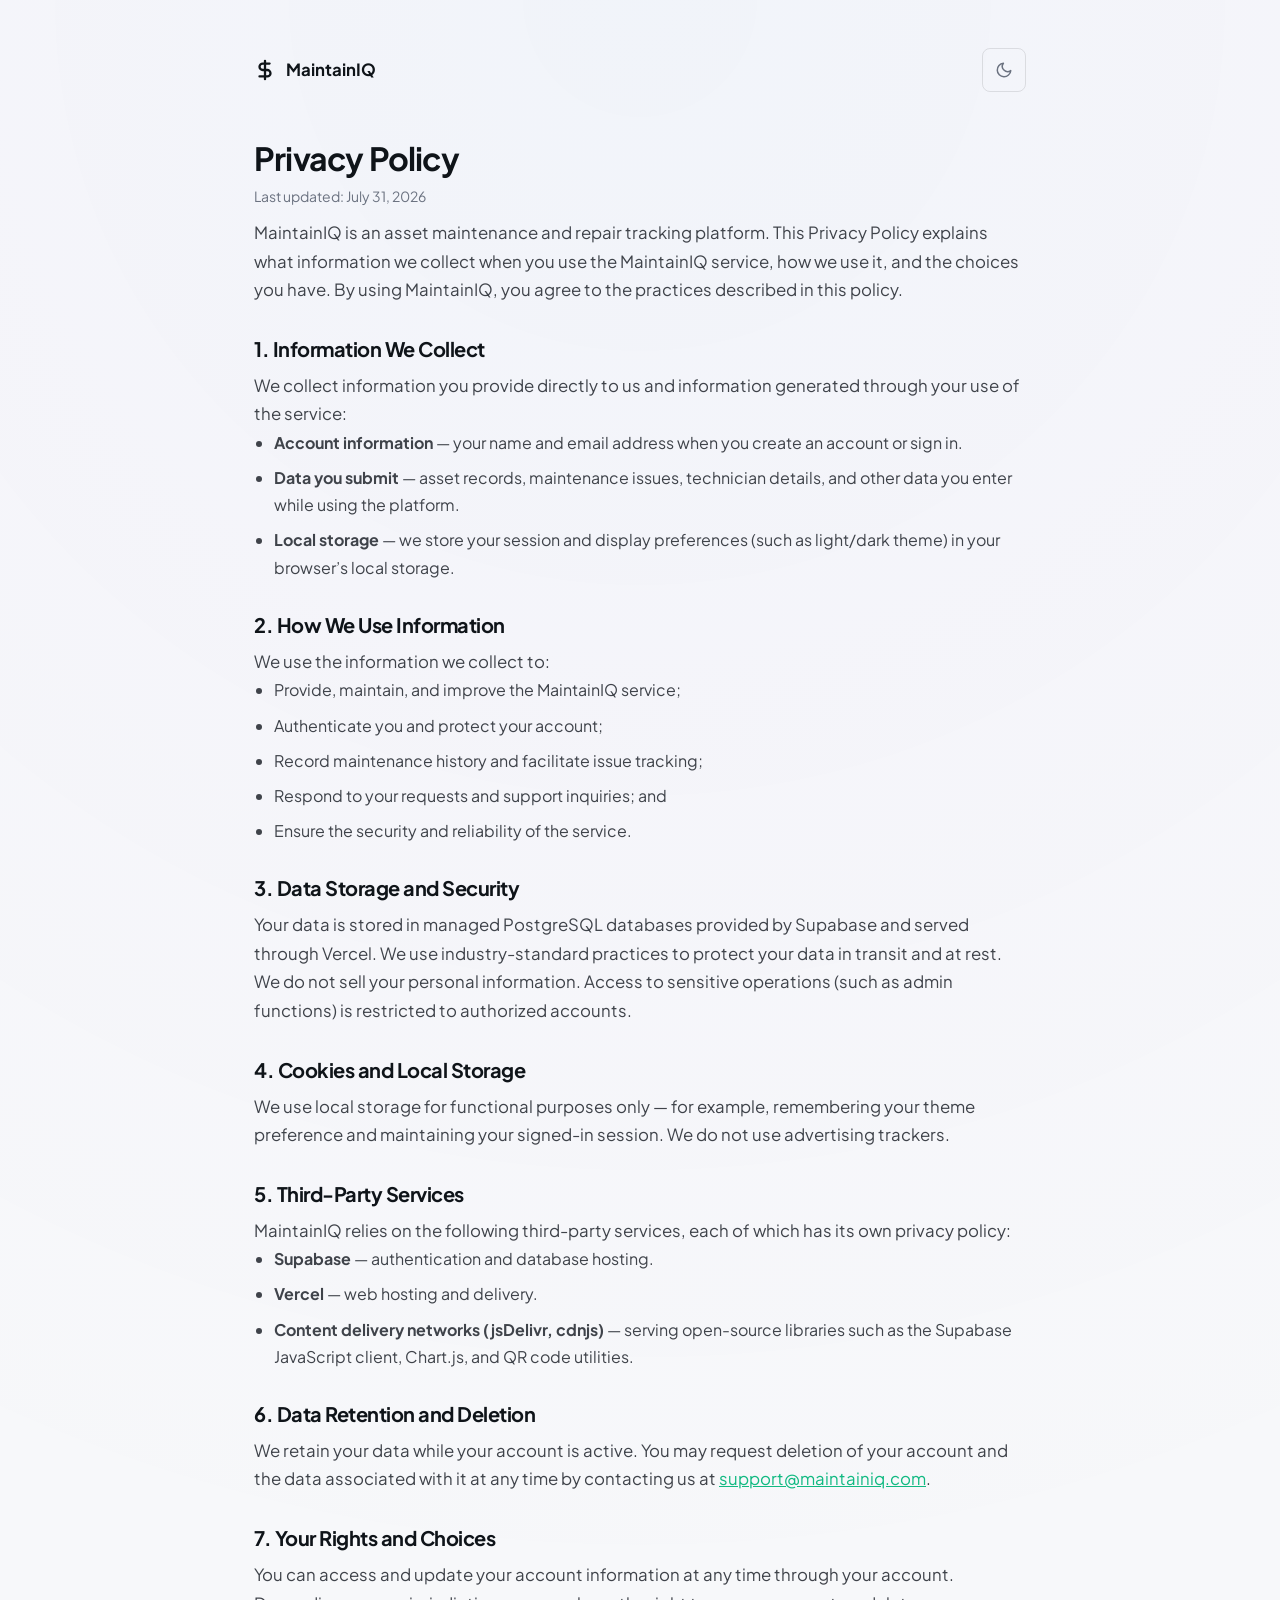
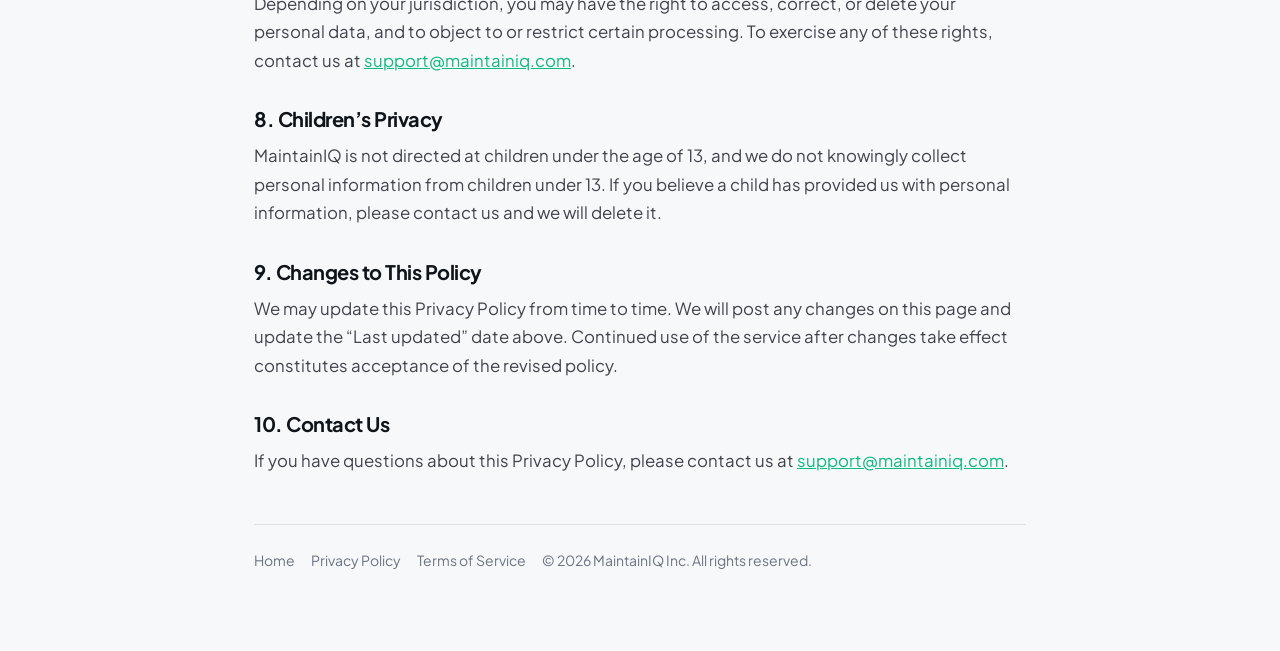
<file: pages/legal/privacy.html>
<!doctype html>
<html lang="en">
  <head>
    <script>!function(){var t=localStorage.getItem('maintainiq-theme');if(!t&&(t=window.matchMedia('(prefers-color-scheme:light)').matches?'light':'dark'),'light'===t)document.documentElement.setAttribute('data-theme','light')}();</script>
    <meta charset="UTF-8" />
    <meta name="viewport" content="width=device-width, initial-scale=1.0" />
    <title>Privacy Policy | MaintainIQ</title>
    <meta name="description" content="MaintainIQ Privacy Policy — what data we collect, how we use it, and your rights." />
    <link rel="stylesheet" href="../../css/style.css" />
    <link rel="stylesheet" href="../../css/index.css" />
    <style>
      .legal-layout { max-width: 820px; margin: 0 auto; padding: 48px 24px 80px; }
      .legal-header { display: flex; align-items: center; justify-content: space-between; margin-bottom: 48px; }
      .legal-logo { display: inline-flex; align-items: center; gap: 10px; font-weight: 700; font-size: 1.05rem; color: var(--text-white); text-decoration: none; }
      .legal-title { font-size: 2rem; line-height: 1.15; margin: 0 0 8px; }
      .legal-updated { color: var(--text-gray-400); font-size: 0.875rem; margin: 0 0 12px; }
      .legal-lead { color: var(--text-gray-300); line-height: 1.7; margin-bottom: 8px; }
      .legal-section h2 { font-size: 1.25rem; margin: 32px 0 12px; color: var(--text-white); }
      .legal-section p, .legal-section li { color: var(--text-gray-300); line-height: 1.7; }
      .legal-section ul { padding-left: 20px; }
      .legal-section li { margin-bottom: 8px; }
      .legal-section a { color: var(--accent-emerald); }
      .legal-footer { border-top: 1px solid var(--border-light); margin-top: 48px; padding-top: 24px; display: flex; flex-wrap: wrap; gap: 16px; font-size: 0.875rem; color: var(--text-gray-400); }
      .legal-footer a { color: var(--text-gray-400); text-decoration: none; }
      .legal-footer a:hover { color: var(--text-white); }
    </style>
  </head>
  <body>
    <div class="legal-layout">
      <header class="legal-header">
        <a href="../../index.html" class="legal-logo">
          <svg xmlns="http://www.w3.org/2000/svg" viewBox="0 0 24 24" fill="none" stroke="currentColor" stroke-width="2.5" stroke-linecap="round" stroke-linejoin="round" style="width: 22px; height: 22px;">
            <path d="M12 2v20M17 5H9.5a3.5 3.5 0 0 0 0 7h5a3.5 3.5 0 0 1 0 7H6"></path>
          </svg>
          MaintainIQ
        </a>
        <button class="theme-toggle" aria-label="Switch theme" onclick="toggleTheme()">
          <svg class="theme-icon-sun" xmlns="http://www.w3.org/2000/svg" viewBox="0 0 24 24" fill="none" stroke="currentColor" stroke-width="2" stroke-linecap="round" stroke-linejoin="round" style="width:18px;height:18px;">
            <circle cx="12" cy="12" r="5"></circle>
            <line x1="12" y1="1" x2="12" y2="3"></line>
            <line x1="12" y1="21" x2="12" y2="23"></line>
            <line x1="4.22" y1="4.22" x2="5.64" y2="5.64"></line>
            <line x1="18.36" y1="18.36" x2="19.78" y2="19.78"></line>
            <line x1="1" y1="12" x2="3" y2="12"></line>
            <line x1="21" y1="12" x2="23" y2="12"></line>
            <line x1="4.22" y1="19.78" x2="5.64" y2="18.36"></line>
            <line x1="18.36" y1="5.64" x2="19.78" y2="4.22"></line>
          </svg>
          <svg class="theme-icon-moon" xmlns="http://www.w3.org/2000/svg" viewBox="0 0 24 24" fill="none" stroke="currentColor" stroke-width="2" stroke-linecap="round" stroke-linejoin="round" style="width:18px;height:18px;">
            <path d="M21 12.79A9 9 0 1 1 11.21 3 7 7 0 0 0 21 12.79z"></path>
          </svg>
        </button>
      </header>

      <h1 class="legal-title">Privacy Policy</h1>
      <p class="legal-updated">Last updated: July 31, 2026</p>
      <p class="legal-lead">
        MaintainIQ is an asset maintenance and repair tracking platform. This Privacy Policy explains what
        information we collect when you use the MaintainIQ service, how we use it, and the choices you have.
        By using MaintainIQ, you agree to the practices described in this policy.
      </p>

      <div class="legal-section">
        <h2>1. Information We Collect</h2>
        <p>We collect information you provide directly to us and information generated through your use of the service:</p>
        <ul>
          <li><strong>Account information</strong> — your name and email address when you create an account or sign in.</li>
          <li><strong>Data you submit</strong> — asset records, maintenance issues, technician details, and other data you enter while using the platform.</li>
          <li><strong>Local storage</strong> — we store your session and display preferences (such as light/dark theme) in your browser&rsquo;s local storage.</li>
        </ul>
      </div>

      <div class="legal-section">
        <h2>2. How We Use Information</h2>
        <p>We use the information we collect to:</p>
        <ul>
          <li>Provide, maintain, and improve the MaintainIQ service;</li>
          <li>Authenticate you and protect your account;</li>
          <li>Record maintenance history and facilitate issue tracking;</li>
          <li>Respond to your requests and support inquiries; and</li>
          <li>Ensure the security and reliability of the service.</li>
        </ul>
      </div>

      <div class="legal-section">
        <h2>3. Data Storage and Security</h2>
        <p>
          Your data is stored in managed PostgreSQL databases provided by Supabase and served through
          Vercel. We use industry-standard practices to protect your data in transit and at rest. We do not
          sell your personal information. Access to sensitive operations (such as admin functions) is
          restricted to authorized accounts.
        </p>
      </div>

      <div class="legal-section">
        <h2>4. Cookies and Local Storage</h2>
        <p>
          We use local storage for functional purposes only — for example, remembering your theme preference
          and maintaining your signed-in session. We do not use advertising trackers.
        </p>
      </div>

      <div class="legal-section">
        <h2>5. Third-Party Services</h2>
        <p>MaintainIQ relies on the following third-party services, each of which has its own privacy policy:</p>
        <ul>
          <li><strong>Supabase</strong> — authentication and database hosting.</li>
          <li><strong>Vercel</strong> — web hosting and delivery.</li>
          <li><strong>Content delivery networks (jsDelivr, cdnjs)</strong> — serving open-source libraries such as the Supabase JavaScript client, Chart.js, and QR code utilities.</li>
        </ul>
      </div>

      <div class="legal-section">
        <h2>6. Data Retention and Deletion</h2>
        <p>
          We retain your data while your account is active. You may request deletion of your account and the
          data associated with it at any time by contacting us at
          <a href="mailto:support@maintainiq.com">support@maintainiq.com</a>.
        </p>
      </div>

      <div class="legal-section">
        <h2>7. Your Rights and Choices</h2>
        <p>
          You can access and update your account information at any time through your account. Depending on
          your jurisdiction, you may have the right to access, correct, or delete your personal data, and to
          object to or restrict certain processing. To exercise any of these rights, contact us at
          <a href="mailto:support@maintainiq.com">support@maintainiq.com</a>.
        </p>
      </div>

      <div class="legal-section">
        <h2>8. Children&rsquo;s Privacy</h2>
        <p>
          MaintainIQ is not directed at children under the age of 13, and we do not knowingly collect personal
          information from children under 13. If you believe a child has provided us with personal information,
          please contact us and we will delete it.
        </p>
      </div>

      <div class="legal-section">
        <h2>9. Changes to This Policy</h2>
        <p>
          We may update this Privacy Policy from time to time. We will post any changes on this page and update
          the &ldquo;Last updated&rdquo; date above. Continued use of the service after changes take effect
          constitutes acceptance of the revised policy.
        </p>
      </div>

      <div class="legal-section">
        <h2>10. Contact Us</h2>
        <p>
          If you have questions about this Privacy Policy, please contact us at
          <a href="mailto:support@maintainiq.com">support@maintainiq.com</a>.
        </p>
      </div>

      <footer class="legal-footer">
        <a href="../../index.html">Home</a>
        <a href="privacy.html">Privacy Policy</a>
        <a href="terms.html">Terms of Service</a>
        <span>&copy; 2026 MaintainIQ Inc. All rights reserved.</span>
      </footer>
    </div>

    <script type="module" src="../../js/app.js"></script>
  </body>
</html>
</file>
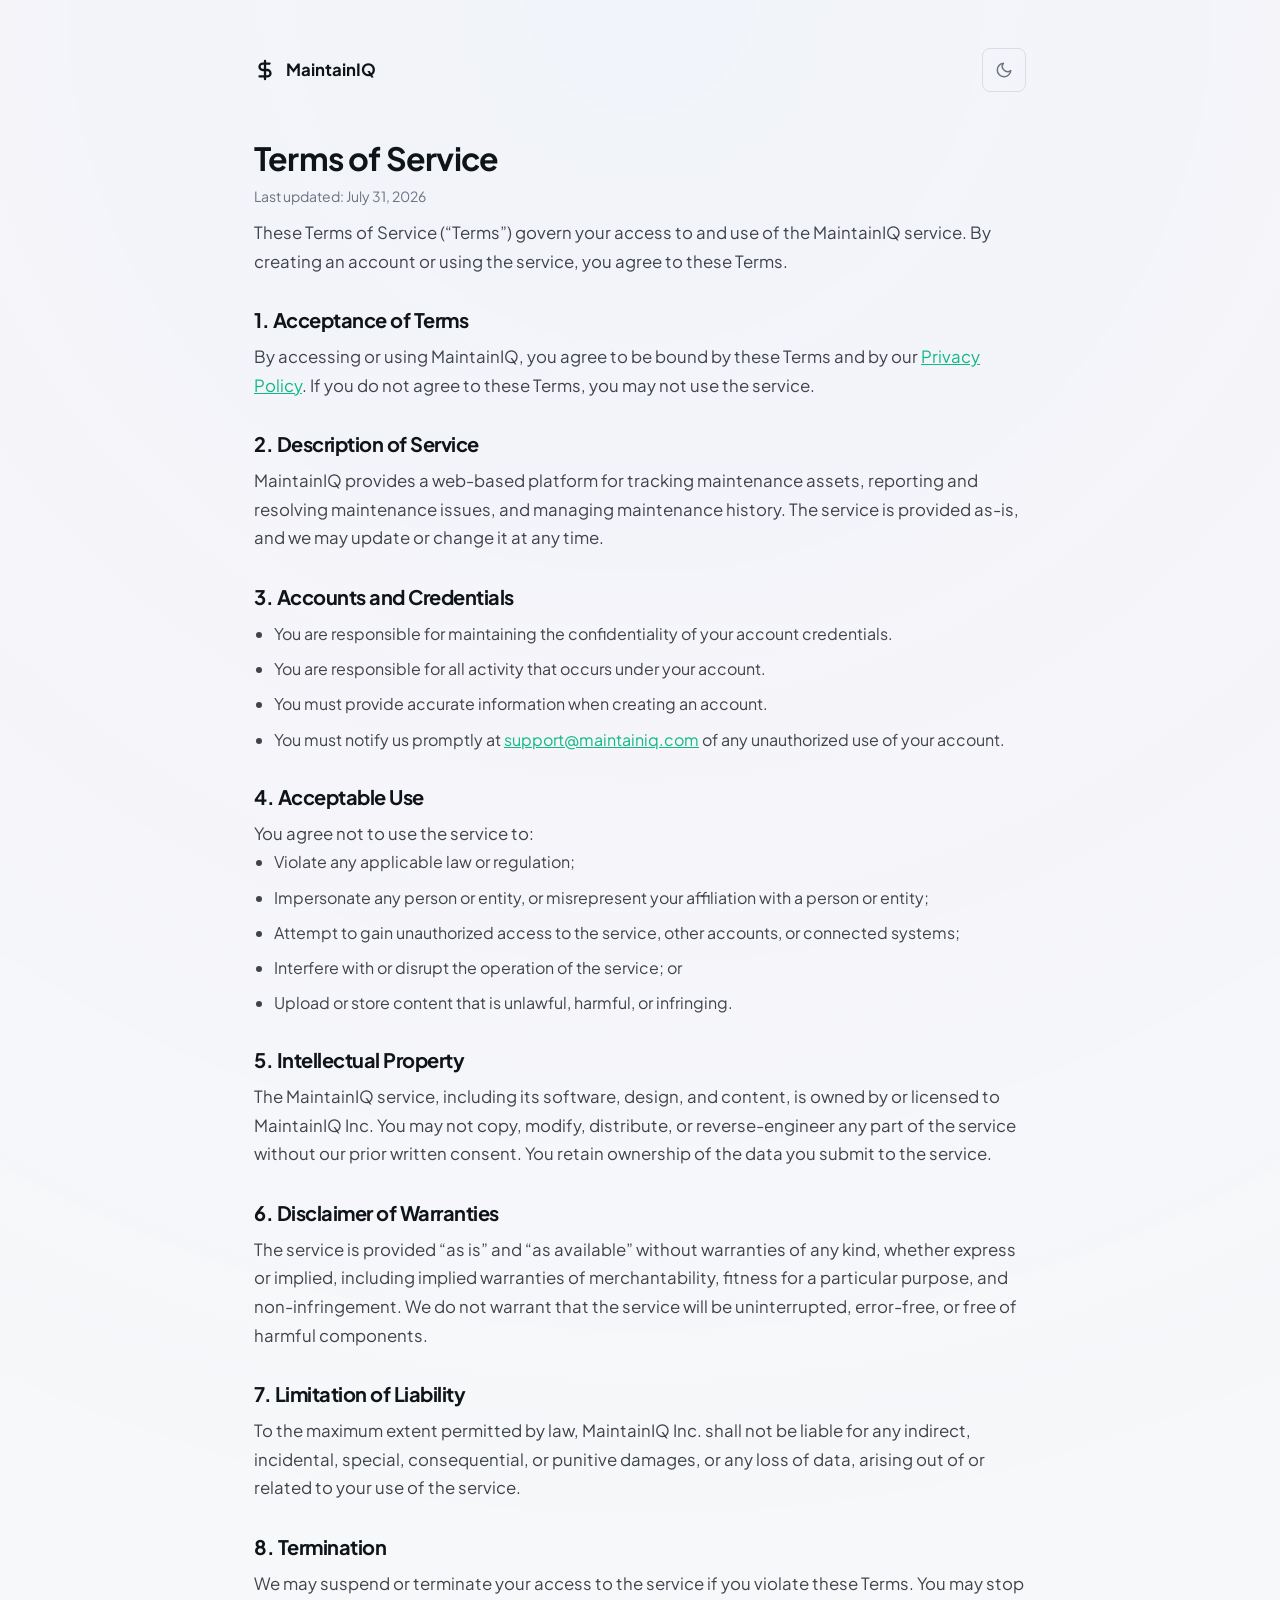
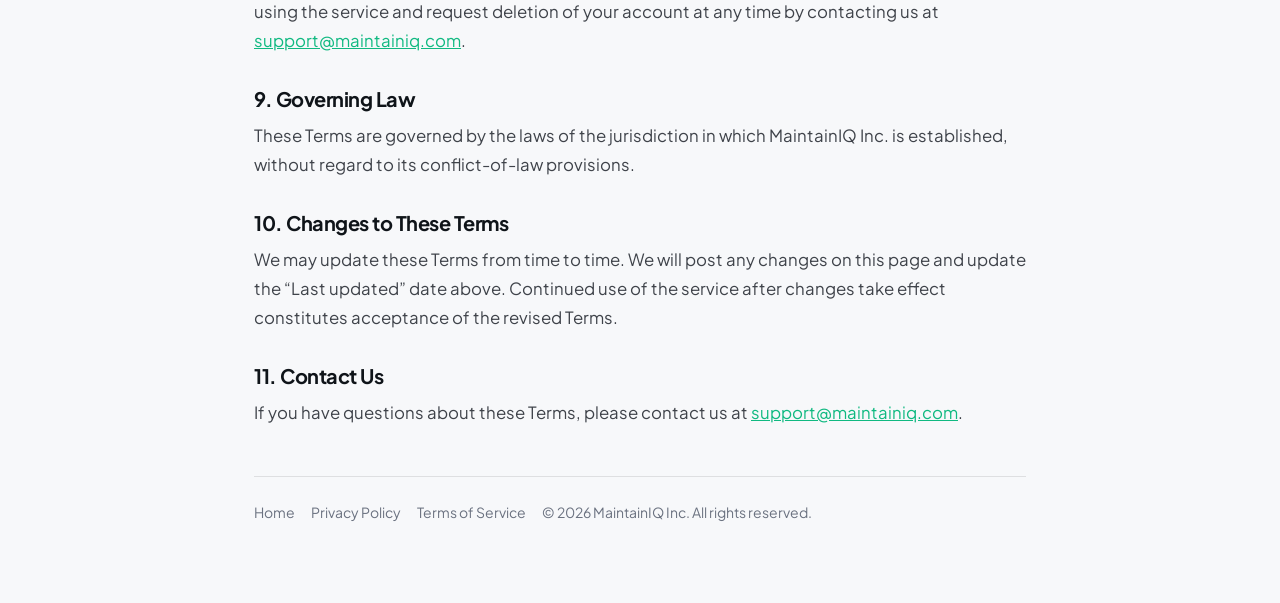
<file: pages/legal/terms.html>
<!doctype html>
<html lang="en">
  <head>
    <script>!function(){var t=localStorage.getItem('maintainiq-theme');if(!t&&(t=window.matchMedia('(prefers-color-scheme:light)').matches?'light':'dark'),'light'===t)document.documentElement.setAttribute('data-theme','light')}();</script>
    <meta charset="UTF-8" />
    <meta name="viewport" content="width=device-width, initial-scale=1.0" />
    <title>Terms of Service | MaintainIQ</title>
    <meta name="description" content="MaintainIQ Terms of Service — the terms governing your use of the MaintainIQ service." />
    <link rel="stylesheet" href="../../css/style.css" />
    <link rel="stylesheet" href="../../css/index.css" />
    <style>
      .legal-layout { max-width: 820px; margin: 0 auto; padding: 48px 24px 80px; }
      .legal-header { display: flex; align-items: center; justify-content: space-between; margin-bottom: 48px; }
      .legal-logo { display: inline-flex; align-items: center; gap: 10px; font-weight: 700; font-size: 1.05rem; color: var(--text-white); text-decoration: none; }
      .legal-title { font-size: 2rem; line-height: 1.15; margin: 0 0 8px; }
      .legal-updated { color: var(--text-gray-400); font-size: 0.875rem; margin: 0 0 12px; }
      .legal-lead { color: var(--text-gray-300); line-height: 1.7; margin-bottom: 8px; }
      .legal-section h2 { font-size: 1.25rem; margin: 32px 0 12px; color: var(--text-white); }
      .legal-section p, .legal-section li { color: var(--text-gray-300); line-height: 1.7; }
      .legal-section ul { padding-left: 20px; }
      .legal-section li { margin-bottom: 8px; }
      .legal-section a { color: var(--accent-emerald); }
      .legal-footer { border-top: 1px solid var(--border-light); margin-top: 48px; padding-top: 24px; display: flex; flex-wrap: wrap; gap: 16px; font-size: 0.875rem; color: var(--text-gray-400); }
      .legal-footer a { color: var(--text-gray-400); text-decoration: none; }
      .legal-footer a:hover { color: var(--text-white); }
    </style>
  </head>
  <body>
    <div class="legal-layout">
      <header class="legal-header">
        <a href="../../index.html" class="legal-logo">
          <svg xmlns="http://www.w3.org/2000/svg" viewBox="0 0 24 24" fill="none" stroke="currentColor" stroke-width="2.5" stroke-linecap="round" stroke-linejoin="round" style="width: 22px; height: 22px;">
            <path d="M12 2v20M17 5H9.5a3.5 3.5 0 0 0 0 7h5a3.5 3.5 0 0 1 0 7H6"></path>
          </svg>
          MaintainIQ
        </a>
        <button class="theme-toggle" aria-label="Switch theme" onclick="toggleTheme()">
          <svg class="theme-icon-sun" xmlns="http://www.w3.org/2000/svg" viewBox="0 0 24 24" fill="none" stroke="currentColor" stroke-width="2" stroke-linecap="round" stroke-linejoin="round" style="width:18px;height:18px;">
            <circle cx="12" cy="12" r="5"></circle>
            <line x1="12" y1="1" x2="12" y2="3"></line>
            <line x1="12" y1="21" x2="12" y2="23"></line>
            <line x1="4.22" y1="4.22" x2="5.64" y2="5.64"></line>
            <line x1="18.36" y1="18.36" x2="19.78" y2="19.78"></line>
            <line x1="1" y1="12" x2="3" y2="12"></line>
            <line x1="21" y1="12" x2="23" y2="12"></line>
            <line x1="4.22" y1="19.78" x2="5.64" y2="18.36"></line>
            <line x1="18.36" y1="5.64" x2="19.78" y2="4.22"></line>
          </svg>
          <svg class="theme-icon-moon" xmlns="http://www.w3.org/2000/svg" viewBox="0 0 24 24" fill="none" stroke="currentColor" stroke-width="2" stroke-linecap="round" stroke-linejoin="round" style="width:18px;height:18px;">
            <path d="M21 12.79A9 9 0 1 1 11.21 3 7 7 0 0 0 21 12.79z"></path>
          </svg>
        </button>
      </header>

      <h1 class="legal-title">Terms of Service</h1>
      <p class="legal-updated">Last updated: July 31, 2026</p>
      <p class="legal-lead">
        These Terms of Service (&ldquo;Terms&rdquo;) govern your access to and use of the MaintainIQ service.
        By creating an account or using the service, you agree to these Terms.
      </p>

      <div class="legal-section">
        <h2>1. Acceptance of Terms</h2>
        <p>
          By accessing or using MaintainIQ, you agree to be bound by these Terms and by our
          <a href="privacy.html">Privacy Policy</a>. If you do not agree to these Terms, you may not use the service.
        </p>
      </div>

      <div class="legal-section">
        <h2>2. Description of Service</h2>
        <p>
          MaintainIQ provides a web-based platform for tracking maintenance assets, reporting and resolving
          maintenance issues, and managing maintenance history. The service is provided as-is, and we may
          update or change it at any time.
        </p>
      </div>

      <div class="legal-section">
        <h2>3. Accounts and Credentials</h2>
        <ul>
          <li>You are responsible for maintaining the confidentiality of your account credentials.</li>
          <li>You are responsible for all activity that occurs under your account.</li>
          <li>You must provide accurate information when creating an account.</li>
          <li>You must notify us promptly at <a href="mailto:support@maintainiq.com">support@maintainiq.com</a> of any unauthorized use of your account.</li>
        </ul>
      </div>

      <div class="legal-section">
        <h2>4. Acceptable Use</h2>
        <p>You agree not to use the service to:</p>
        <ul>
          <li>Violate any applicable law or regulation;</li>
          <li>Impersonate any person or entity, or misrepresent your affiliation with a person or entity;</li>
          <li>Attempt to gain unauthorized access to the service, other accounts, or connected systems;</li>
          <li>Interfere with or disrupt the operation of the service; or</li>
          <li>Upload or store content that is unlawful, harmful, or infringing.</li>
        </ul>
      </div>

      <div class="legal-section">
        <h2>5. Intellectual Property</h2>
        <p>
          The MaintainIQ service, including its software, design, and content, is owned by or licensed to
          MaintainIQ Inc. You may not copy, modify, distribute, or reverse-engineer any part of the service
          without our prior written consent. You retain ownership of the data you submit to the service.
        </p>
      </div>

      <div class="legal-section">
        <h2>6. Disclaimer of Warranties</h2>
        <p>
          The service is provided &ldquo;as is&rdquo; and &ldquo;as available&rdquo; without warranties of any
          kind, whether express or implied, including implied warranties of merchantability, fitness for a
          particular purpose, and non-infringement. We do not warrant that the service will be uninterrupted,
          error-free, or free of harmful components.
        </p>
      </div>

      <div class="legal-section">
        <h2>7. Limitation of Liability</h2>
        <p>
          To the maximum extent permitted by law, MaintainIQ Inc. shall not be liable for any indirect,
          incidental, special, consequential, or punitive damages, or any loss of data, arising out of or
          related to your use of the service.
        </p>
      </div>

      <div class="legal-section">
        <h2>8. Termination</h2>
        <p>
          We may suspend or terminate your access to the service if you violate these Terms. You may stop using
          the service and request deletion of your account at any time by contacting us at
          <a href="mailto:support@maintainiq.com">support@maintainiq.com</a>.
        </p>
      </div>

      <div class="legal-section">
        <h2>9. Governing Law</h2>
        <p>
          These Terms are governed by the laws of the jurisdiction in which MaintainIQ Inc. is established,
          without regard to its conflict-of-law provisions.
        </p>
      </div>

      <div class="legal-section">
        <h2>10. Changes to These Terms</h2>
        <p>
          We may update these Terms from time to time. We will post any changes on this page and update the
          &ldquo;Last updated&rdquo; date above. Continued use of the service after changes take effect
          constitutes acceptance of the revised Terms.
        </p>
      </div>

      <div class="legal-section">
        <h2>11. Contact Us</h2>
        <p>
          If you have questions about these Terms, please contact us at
          <a href="mailto:support@maintainiq.com">support@maintainiq.com</a>.
        </p>
      </div>

      <footer class="legal-footer">
        <a href="../../index.html">Home</a>
        <a href="privacy.html">Privacy Policy</a>
        <a href="terms.html">Terms of Service</a>
        <span>&copy; 2026 MaintainIQ Inc. All rights reserved.</span>
      </footer>
    </div>

    <script type="module" src="../../js/app.js"></script>
  </body>
</html>
</file>
<file: css/style.css>
/* ==========================================================================
   MaintainIQ - Universal Styles (Theme, Toggle, Global Overrides)
   ========================================================================== */

/* --- Smooth Theme Transitions --- */
html.theme-transitioning,
html.theme-transitioning *,
html.theme-transitioning *::before,
html.theme-transitioning *::after {
  transition: background-color 0.3s ease,
              border-color 0.3s ease,
              color 0.3s ease,
              box-shadow 0.3s ease !important;
}

/* --- Theme Toggle Button --- */
.theme-toggle {
  background: transparent;
  border: 1px solid var(--border-light);
  color: var(--text-gray-400);
  cursor: pointer;
  width: 44px;
  height: 44px;
  border-radius: 8px;
  display: flex;
  align-items: center;
  justify-content: center;
  transition: all var(--transition-fast);
  flex-shrink: 0;
}

.theme-toggle:hover {
  color: var(--text-white);
  border-color: var(--border-active);
  background: var(--bg-tertiary);
}

.theme-toggle svg {
  width: 18px;
  height: 18px;
  transition: transform var(--transition-fast);
}

.theme-toggle:hover svg {
  transform: rotate(15deg);
}

/* ── User Menu (navbar dropdown) ──────────────────────────────────────── */

.user-menu {
  position: relative;
  display: inline-flex;
}

.user-menu-trigger {
  display: flex;
  align-items: center;
  gap: 0.5rem;
  background: transparent;
  border: 1px solid var(--border-light);
  border-radius: 8px;
  padding: 0.375rem 0.75rem 0.375rem 0.375rem;
  color: var(--text-gray-400);
  cursor: pointer;
  transition: all var(--transition-fast);
  font-family: inherit;
  font-size: 0.9rem;
}

.user-menu-trigger:hover {
  border-color: var(--border-active);
  background: var(--bg-tertiary);
  color: var(--text-white);
}

.user-avatar {
  width: 30px;
  height: 30px;
  border-radius: 50%;
  background: linear-gradient(135deg, var(--accent-emerald), var(--accent-blue));
  color: #fff;
  display: flex;
  align-items: center;
  justify-content: center;
  font-size: 0.75rem;
  font-weight: 700;
  flex-shrink: 0;
  letter-spacing: 0.02em;
}

.user-name {
  max-width: 130px;
  overflow: hidden;
  text-overflow: ellipsis;
  white-space: nowrap;
  color: var(--text-white);
  font-weight: 500;
}

.user-dropdown {
  position: absolute;
  top: calc(100% + 6px);
  right: 0;
  min-width: 200px;
  background: var(--bg-secondary);
  border: 1px solid var(--border-light);
  border-radius: 10px;
  box-shadow: 0 8px 24px rgba(0,0,0,0.2);
  z-index: 200;
  overflow: hidden;
}

.user-dropdown-header {
  padding: 0.75rem 1rem;
  font-size: 0.8rem;
  color: var(--text-gray-400);
  border-bottom: 1px solid var(--border-subtle);
  overflow: hidden;
  text-overflow: ellipsis;
  white-space: nowrap;
}

.user-dropdown-item {
  display: block;
  width: 100%;
  padding: 0.625rem 1rem;
  font-size: 0.875rem;
  color: var(--text-gray-300);
  background: transparent;
  border: none;
  text-align: left;
  font-family: inherit;
  cursor: pointer;
  text-decoration: none;
  transition: background var(--transition-fast);
  box-sizing: border-box;
}

.user-dropdown-item:hover {
  background: var(--bg-tertiary);
  color: var(--text-white);
}

.logout-btn:hover {
  color: #ef4444 !important;
}

/* ── Toast Notifications ───────────────────────────────────────────────── */

.toast-container {
  position: fixed;
  top: 1.25rem;
  right: 1.25rem;
  z-index: 10000;
  display: flex;
  flex-direction: column;
  gap: 0.5rem;
  pointer-events: none;
}

.toast {
  padding: 0.75rem 1.25rem;
  border-radius: 10px;
  font-size: 0.875rem;
  font-weight: 500;
  box-shadow: 0 8px 24px rgba(0, 0, 0, 0.18);
  animation: toast-in 0.3s ease;
  max-width: 380px;
  pointer-events: auto;
  line-height: 1.4;
}

.toast-success {
  background: rgba(16, 185, 129, 0.95);
  color: #fff;
}

.toast-error {
  background: rgba(239, 68, 68, 0.95);
  color: #fff;
}

.toast-info {
  background: rgba(59, 130, 246, 0.95);
  color: #fff;
}

@keyframes toast-in {
  from {
    transform: translateX(100%);
    opacity: 0;
  }
  to {
    transform: translateX(0);
    opacity: 1;
  }
}

/* ── Mobile drawer user section ───────────────────────────────────────── */

.mobile-user-info {
  display: flex;
  align-items: center;
  gap: 0.75rem;
  padding: 0 0.5rem;
  margin-bottom: 1rem;
}

.mobile-user-avatar {
  width: 36px;
  height: 36px;
  border-radius: 50%;
  background: linear-gradient(135deg, var(--accent-emerald), var(--accent-blue));
  display: flex;
  align-items: center;
  justify-content: center;
  font-size: 0.8rem;
  font-weight: 700;
  color: #fff;
  flex-shrink: 0;
}

.mobile-user-name {
  font-size: 0.9rem;
  font-weight: 600;
  color: var(--text-white);
  overflow: hidden;
  text-overflow: ellipsis;
  white-space: nowrap;
}

.mobile-user-email {
  font-size: 0.75rem;
  color: var(--text-gray-400);
  overflow: hidden;
  text-overflow: ellipsis;
  white-space: nowrap;
}

/* Show/hide icons based on current theme */
.theme-icon-moon { display: none; }
[data-theme="light"] .theme-icon-moon { display: block; }
[data-theme="light"] .theme-icon-sun { display: none; }

/* --- Auth pages: theme toggle position --- */
.auth-theme-toggle {
  position: absolute;
  top: 1.25rem;
  right: 1.25rem;
}

/* --- Light Theme: CSS Variable Overrides --- */
/* Use :root[data-theme="light"] for higher specificity than :root */
:root[data-theme="light"] {
  --bg-primary: #f7f8fa;
  --bg-secondary: #ffffff;
  --bg-tertiary: #eef0f3;
  --border-subtle: rgba(0, 0, 0, 0.06);
  --border-light: rgba(0, 0, 0, 0.10);
  --border-active: rgba(0, 0, 0, 0.18);
  --text-white: #0f1419;
  --text-gray-100: #1f2329;
  --text-gray-300: #3f434a;
  --text-gray-400: #6b7280;
  --text-gray-500: #9ca3af;
}

/* --- Light Theme: Body & Global Overrides --- */
[data-theme="light"] body {
  background: radial-gradient(circle at 50% 0%, rgba(59, 130, 246, 0.03) 0%, rgba(139, 92, 246, 0.02) 30%, transparent 70%), var(--bg-primary);
}

[data-theme="light"] ::-webkit-scrollbar-track {
  background: var(--bg-primary);
}

[data-theme="light"] ::-webkit-scrollbar-thumb {
  background: var(--text-gray-500);
  border-color: var(--bg-primary);
}

/* Light theme: gradient text (replace white with dark) */
[data-theme="light"] .gradient-text-emerald {
  background: linear-gradient(135deg, #1f2329 30%, var(--accent-emerald) 100%);
  -webkit-background-clip: text;
  -webkit-text-fill-color: transparent;
}

[data-theme="light"] .gradient-text-blue {
  background: linear-gradient(135deg, #1f2329 40%, var(--accent-blue) 100%);
  -webkit-background-clip: text;
  -webkit-text-fill-color: transparent;
}

[data-theme="light"] .gradient-text-full {
  background: linear-gradient(135deg, #1f2329 20%, #10b981 60%, #3b82f6 100%);
  -webkit-background-clip: text;
  -webkit-text-fill-color: transparent;
}

/* Light theme: navbar scrolled */
[data-theme="light"] .navbar.scrolled {
  background-color: rgba(255, 255, 255, 0.85);
}

/* Light theme: section backgrounds with hardcoded dark */
[data-theme="light"] .dashboard-showcase {
  background: radial-gradient(circle at 50% 100%, rgba(59, 130, 246, 0.03) 0%, transparent 50%);
}

[data-theme="light"] .cta-box {
  background: radial-gradient(circle at 50% 50%, rgba(59, 130, 246, 0.06) 0%, transparent 70%), var(--bg-secondary);
}

[data-theme="light"] .browser-mockup {
  background: var(--bg-secondary);
  box-shadow: 0 20px 60px rgba(0, 0, 0, 0.08);
}

[data-theme="light"] .browser-header {
  background: var(--bg-tertiary);
}

[data-theme="light"] .mockup-sidebar {
  background: var(--bg-primary);
}

/* Light theme: floating preview cards */
[data-theme="light"] .asset-preview-card,
[data-theme="light"] .floating-overlay-card {
  background: rgba(255, 255, 255, 0.92);
  border-color: var(--border-light);
  box-shadow: 0 16px 40px rgba(0, 0, 0, 0.08);
}

/* Light theme: QR placeholder */
[data-theme="light"] .qr-placeholder {
  background: #ffffff;
  border: 1px solid var(--border-light);
}

/* Light theme: rgba(255,255,255,0.0X) → rgba(0,0,0,0.0X) elements */
[data-theme="light"] .browser-tab.active {
  background: rgba(0, 0, 0, 0.05);
}

[data-theme="light"] .mockup-nav-link:hover,
[data-theme="light"] .mockup-nav-link.active {
  background: rgba(0, 0, 0, 0.04);
}

[data-theme="light"] .mockup-widget,
[data-theme="light"] .issue-item-card,
[data-theme="light"] .analytics-card {
  background: rgba(0, 0, 0, 0.02);
}

[data-theme="light"] .chart-bar {
  background: rgba(0, 0, 0, 0.07);
}

[data-theme="light"] .qr-section {
  background: rgba(0, 0, 0, 0.02);
}

[data-theme="light"] .comparison-card-item {
  background: rgba(0, 0, 0, 0.02);
}

[data-theme="light"] .btn-primary:hover {
  box-shadow: 0 4px 20px rgba(0, 0, 0, 0.12);
}

/* Light theme: mobile drawer adjustments */
[data-theme="light"] .mobile-drawer {
  box-shadow: -10px 0 30px rgba(0, 0, 0, 0.08);
}

/* Light theme: hero/preview glow */
[data-theme="light"] .hero-visual::before {
  background: radial-gradient(circle, rgba(16, 185, 129, 0.05) 0%, rgba(59, 130, 246, 0.03) 50%, transparent 80%);
}

/* Light theme: pricing card popular */
[data-theme="light"] .pricing-card.popular {
  box-shadow: 0 20px 40px rgba(16, 185, 129, 0.08);
}

/* --- Sidebar theme toggle button (admin) --- */
.sidebar-footer button.sidebar-link {
  background: transparent !important;
  border: none;
  cursor: pointer;
  font-family: var(--font-sans);
  text-align: left;
  width: 100%;
  display: flex;
  align-items: center;
  gap: 0.75rem;
  padding: 0.75rem 1rem;
  color: var(--text-gray-400);
  text-decoration: none;
  border-radius: 8px;
  font-size: 0.9375rem;
  font-weight: 500;
  transition: all var(--transition-fast);
}

.sidebar-footer button.sidebar-link:hover {
  color: var(--text-white) !important;
  background: var(--bg-tertiary) !important;
}

/* Keep badge text white in light mode */
[data-theme="light"] .hero-tag .new-badge,
[data-theme="light"] .popular-badge {
  color: #ffffff;
}

/* --- Responsive: shared components --- */

@media (max-width: 640px) {
  .user-dropdown {
    min-width: 160px;
    right: 0;
    left: auto;
  }

  .user-name {
    max-width: 80px;
  }

  .toast-container {
    top: 1rem;
    right: 1rem;
    left: 1rem;
  }

  .toast {
    max-width: 100%;
  }
}
</file>
<file: css/index.css>
/* ==========================================================================
   MaintainIQ - Premium Dark Theme Stylesheet (index.css)
   ========================================================================== */

@import url('https://fonts.googleapis.com/css2?family=Inter:wght@300;400;500;600;700&family=Plus+Jakarta+Sans:wght@400;500;600;700;800&family=JetBrains+Mono:wght@400;500&display=swap');

/* --- Design Tokens --- */
:root {
  /* Colors */
  --bg-primary: #090b11;
  --bg-secondary: #0f131a;
  --bg-tertiary: #161b26;
  --border-subtle: rgba(255, 255, 255, 0.06);
  --border-light: rgba(255, 255, 255, 0.12);
  --border-active: rgba(255, 255, 255, 0.25);
  
  --text-white: #ffffff;
  --text-gray-100: #f4f4f5;
  --text-gray-300: #d4d4d8;
  --text-gray-400: #a1a1aa;
  --text-gray-500: #71717a;
  
  --accent-emerald: #10b981;
  --accent-emerald-glow: rgba(16, 185, 129, 0.15);
  --accent-emerald-border: rgba(16, 185, 129, 0.3);
  
  --accent-blue: #3b82f6;
  --accent-blue-glow: rgba(59, 130, 246, 0.15);
  --accent-blue-border: rgba(59, 130, 246, 0.3);
  
  --accent-purple: #8b5cf6;
  --accent-purple-glow: rgba(139, 92, 246, 0.15);
  --accent-purple-border: rgba(139, 92, 246, 0.3);
  
  /* Fonts */
  --font-sans: 'Plus Jakarta Sans', 'Inter', -apple-system, BlinkMacSystemFont, "Segoe UI", Roboto, sans-serif;
  --font-mono: 'JetBrains Mono', monospace;
  
  /* Layout */
  --max-width: 1280px;
  --header-height: 72px;
  
  /* Transitions */
  --transition-fast: 0.2s cubic-bezier(0.16, 1, 0.3, 1);
  --transition-smooth: 0.4s cubic-bezier(0.16, 1, 0.3, 1);
  --transition-spring: 0.6s cubic-bezier(0.34, 1.56, 0.64, 1);
}

/* --- Resets & Base Styles --- */
*, *::before, *::after {
  box-sizing: border-box;
  margin: 0;
  padding: 0;
}

html {
  scroll-behavior: smooth;
  font-size: 16px;
  background-color: var(--bg-primary);
  color: var(--text-gray-300);
}

body {
  font-family: var(--font-sans);
  background: radial-gradient(circle at 50% 0%, rgba(59, 130, 246, 0.08) 0%, rgba(139, 92, 246, 0.05) 30%, rgba(9, 11, 17, 0) 70%), var(--bg-primary);
  background-attachment: fixed;
  overflow-x: hidden;
  line-height: 1.6;
  -webkit-font-smoothing: antialiased;
  -moz-osx-font-smoothing: grayscale;
}

/* Responsive media */
img, video, canvas, svg {
  max-width: 100%;
  height: auto;
}

/* Sleek Scrollbar */
::-webkit-scrollbar {
  width: 8px;
  height: 8px;
}
::-webkit-scrollbar-track {
  background: var(--bg-primary);
}
::-webkit-scrollbar-thumb {
  background: var(--bg-tertiary);
  border-radius: 99px;
  border: 2px solid var(--bg-primary);
}
::-webkit-scrollbar-thumb:hover {
  background: var(--text-gray-500);
}

/* --- Common Layout & Containers --- */
.container {
  width: 100%;
  max-width: var(--max-width);
  margin: 0 auto;
  padding: 0 2rem;
}

section {
  padding: 8rem 0;
  position: relative;
}

/* --- Typography --- */
h1, h2, h3, h4, h5, h6 {
  color: var(--text-white);
  font-weight: 700;
  letter-spacing: -0.025em;
  line-height: 1.15;
}

.gradient-text-emerald {
  background: linear-gradient(135deg, #ffffff 30%, var(--accent-emerald) 100%);
  -webkit-background-clip: text;
  -webkit-text-fill-color: transparent;
}

.gradient-text-purple-blue {
  background: linear-gradient(135deg, #a78bfa 0%, #3b82f6 100%);
  -webkit-background-clip: text;
  -webkit-text-fill-color: transparent;
}

.gradient-text-blue {
  background: linear-gradient(135deg, #ffffff 40%, var(--accent-blue) 100%);
  -webkit-background-clip: text;
  -webkit-text-fill-color: transparent;
}

.gradient-text-full {
  background: linear-gradient(135deg, #ffffff 20%, #10b981 60%, #3b82f6 100%);
  -webkit-background-clip: text;
  -webkit-text-fill-color: transparent;
}

p {
  color: var(--text-gray-400);
  font-size: 1.05rem;
  font-weight: 400;
}

.section-tag {
  display: inline-flex;
  align-items: center;
  gap: 0.5rem;
  font-size: 0.85rem;
  font-weight: 600;
  letter-spacing: 0.05em;
  text-transform: uppercase;
  color: var(--text-white);
  background: var(--bg-tertiary);
  border: 1px solid var(--border-light);
  padding: 0.35rem 0.85rem;
  border-radius: 99px;
  margin-bottom: 1.5rem;
}

.section-tag::before {
  content: '';
  display: inline-block;
  width: 6px;
  height: 6px;
  border-radius: 50%;
  background: var(--accent-purple);
  box-shadow: 0 0 8px var(--accent-purple);
}

.section-tag.emerald::before {
  background: var(--accent-emerald);
  box-shadow: 0 0 8px var(--accent-emerald);
}

.section-tag.blue::before {
  background: var(--accent-blue);
  box-shadow: 0 0 8px var(--accent-blue);
}

.section-header {
  text-align: center;
  max-width: 650px;
  margin: 0 auto 5rem auto;
}

.section-header h2 {
  font-size: 3rem;
  margin-bottom: 1.25rem;
  letter-spacing: -0.03em;
}

.section-header p {
  font-size: 1.15rem;
}

/* --- Buttons & UI Elements --- */
.btn {
  display: inline-flex;
  align-items: center;
  justify-content: center;
  gap: 0.5rem;
  font-family: var(--font-sans);
  font-size: 0.95rem;
  font-weight: 600;
  padding: 0.75rem 1.5rem;
  border-radius: 12px;
  cursor: pointer;
  transition: var(--transition-fast);
  text-decoration: none;
  border: 1px solid transparent;
  position: relative;
  overflow: hidden;
}

.btn-primary {
  background: var(--text-white);
  color: var(--bg-primary);
}

.btn-primary:hover {
  background: var(--text-gray-100);
  transform: translateY(-2px);
  box-shadow: 0 4px 20px rgba(255, 255, 255, 0.15);
}

.btn-secondary {
  background: transparent;
  color: var(--text-white);
  border: 1px solid var(--border-light);
}

.btn-secondary:hover {
  background: var(--bg-tertiary);
  border-color: var(--border-active);
  transform: translateY(-2px);
}

.btn-emerald {
  background: linear-gradient(135deg, var(--accent-emerald) 0%, #059669 100%);
  color: var(--text-white);
  box-shadow: 0 4px 15px rgba(16, 185, 129, 0.2);
}

.btn-emerald:hover {
  transform: translateY(-2px);
  box-shadow: 0 6px 20px rgba(16, 185, 129, 0.3);
}

.btn-icon {
  width: 16px;
  height: 16px;
  transition: transform var(--transition-fast);
}

.btn:hover .btn-icon-right {
  transform: translateX(3px);
}

/* Badge States */
.badge {
  display: inline-flex;
  align-items: center;
  gap: 0.35rem;
  padding: 0.25rem 0.6rem;
  font-size: 0.75rem;
  font-weight: 600;
  border-radius: 99px;
  text-transform: capitalize;
}

.badge-emerald {
  background: rgba(16, 185, 129, 0.1);
  color: #34d399;
  border: 1px solid rgba(16, 185, 129, 0.2);
}

.badge-blue {
  background: rgba(59, 130, 246, 0.1);
  color: #60a5fa;
  border: 1px solid rgba(59, 130, 246, 0.2);
}

.badge-purple {
  background: rgba(139, 92, 246, 0.1);
  color: #a78bfa;
  border: 1px solid rgba(139, 92, 246, 0.2);
}

.badge-orange {
  background: rgba(249, 115, 22, 0.1);
  color: #fb923c;
  border: 1px solid rgba(249, 115, 22, 0.2);
}

.badge-red {
  background: rgba(239, 68, 68, 0.1);
  color: #f87171;
  border: 1px solid rgba(239, 68, 68, 0.2);
}

.badge-critical {
  background: rgba(239, 68, 68, 0.15);
  color: #f87171;
  border: 1px solid rgba(239, 68, 68, 0.4);
  animation: critical-pulse 2s ease-in-out infinite;
  display: inline-flex;
  align-items: center;
  gap: 0.35rem;
  font-weight: 700;
  text-transform: uppercase;
}

@keyframes critical-pulse {
  0%, 100% { box-shadow: 0 0 0 0 rgba(239, 68, 68, 0.4); }
  50% { box-shadow: 0 0 10px 3px rgba(239, 68, 68, 0.2); }
}

.badge-gray {
  background: rgba(113, 113, 122, 0.1);
  color: #a1a1aa;
  border: 1px solid rgba(113, 113, 122, 0.2);
}

/* Card base class */
.premium-card {
  background: var(--bg-secondary);
  border: 1px solid var(--border-subtle);
  border-radius: 20px;
  padding: 2rem;
  transition: border-color var(--transition-smooth), transform var(--transition-smooth), box-shadow var(--transition-smooth);
}

.premium-card:hover {
  border-color: var(--border-light);
  transform: translateY(-4px);
  box-shadow: 0 10px 30px -10px rgba(0, 0, 0, 0.7);
}

/* ==========================================================================
   Section 1: Sticky Navbar
   ========================================================================== */
.navbar {
  position: fixed;
  top: 0;
  left: 0;
  width: 100%;
  height: var(--header-height);
  z-index: 1000;
  transition: background-color var(--transition-smooth), border-color var(--transition-smooth), backdrop-filter var(--transition-smooth);
  border-bottom: 1px solid transparent;
}

.navbar.scrolled {
  background-color: rgba(9, 11, 17, 0.8);
  backdrop-filter: blur(12px);
  border-color: var(--border-subtle);
}

.navbar .container {
  display: flex;
  align-items: center;
  justify-content: space-between;
  height: 100%;
}

.logo {
  display: flex;
  align-items: center;
  gap: 0.65rem;
  font-size: 1.35rem;
  font-weight: 800;
  color: var(--text-white);
  text-decoration: none;
  letter-spacing: -0.03em;
}

.logo-icon {
  width: 32px;
  height: 32px;
  border-radius: 8px;
  background: linear-gradient(135deg, var(--accent-emerald) 0%, var(--accent-blue) 100%);
  display: flex;
  align-items: center;
  justify-content: center;
  color: var(--text-white);
  box-shadow: 0 4px 12px rgba(16, 185, 129, 0.3);
}

.nav-links {
  display: flex;
  align-items: center;
  gap: 2.25rem;
  list-style: none;
}

.nav-links a {
  color: var(--text-gray-400);
  font-size: 0.95rem;
  font-weight: 500;
  text-decoration: none;
  transition: var(--transition-fast);
  position: relative;
  padding: 0.25rem 0;
}

.nav-links a:hover {
  color: var(--text-white);
}

.nav-links a::after {
  content: '';
  position: absolute;
  bottom: 0;
  left: 0;
  width: 100%;
  height: 1px;
  background: var(--accent-emerald);
  transform: scaleX(0);
  transform-origin: right;
  transition: transform var(--transition-fast);
}

.nav-links a:hover::after {
  transform: scaleX(1);
  transform-origin: left;
}

.nav-actions {
  display: flex;
  align-items: center;
  gap: 1rem;
}

/* Mobile menu hamburger toggle button */
.mobile-menu-toggle {
  display: none;
  background: transparent;
  border: none;
  color: var(--text-white);
  cursor: pointer;
  min-width: 44px;
  min-height: 44px;
  padding: 0.25rem;
  border-radius: 6px;
  align-items: center;
  justify-content: center;
  transition: background-color var(--transition-fast);
}

.mobile-menu-toggle:hover {
  background: rgba(255, 255, 255, 0.05);
}

/* Mobile Nav Drawer Overlay */
.mobile-drawer-overlay {
  position: fixed;
  top: 0;
  left: 0;
  width: 100vw;
  height: 100vh;
  background: rgba(0, 0, 0, 0.6);
  backdrop-filter: blur(8px);
  z-index: 1999;
  opacity: 0;
  pointer-events: none;
  transition: opacity var(--transition-smooth);
}

.mobile-drawer-overlay.active {
  opacity: 1;
  pointer-events: auto;
}

/* Mobile Nav Drawer Panel */
.mobile-drawer {
  position: fixed;
  top: 0;
  right: -320px;
  width: 320px;
  height: 100vh;
  background: var(--bg-secondary);
  border-left: 1px solid var(--border-light);
  z-index: 2000;
  display: flex;
  flex-direction: column;
  box-shadow: -10px 0 30px rgba(0, 0, 0, 0.5);
  transition: right var(--transition-smooth);
}

.mobile-drawer.active {
  right: 0;
}

.mobile-drawer-header {
  height: var(--header-height);
  padding: 0 2rem;
  display: flex;
  align-items: center;
  justify-content: space-between;
  border-bottom: 1px solid var(--border-subtle);
}

.mobile-menu-close {
  background: transparent;
  border: none;
  color: var(--text-gray-400);
  cursor: pointer;
  min-width: 44px;
  min-height: 44px;
  padding: 0.25rem;
  border-radius: 6px;
  display: flex;
  align-items: center;
  justify-content: center;
  transition: var(--transition-fast);
}

.mobile-menu-close:hover {
  color: var(--text-white);
  background: rgba(255, 255, 255, 0.05);
}

.mobile-drawer-body {
  padding: 2rem;
  display: flex;
  flex-direction: column;
  justify-content: space-between;
  flex-grow: 1;
}

.mobile-drawer-links {
  list-style: none;
  display: flex;
  flex-direction: column;
  gap: 1.5rem;
}

.mobile-drawer-link {
  color: var(--text-gray-300);
  font-size: 1.15rem;
  font-weight: 600;
  text-decoration: none;
  transition: var(--transition-fast);
  display: block;
  padding: 0.5rem 0;
}

.mobile-drawer-link:hover {
  color: var(--accent-emerald);
  transform: translateX(4px);
}

.mobile-drawer-link.active {
  color: var(--accent-emerald);
}

.mobile-drawer-actions {
  display: flex;
  flex-direction: column;
  gap: 1rem;
  margin-top: auto;
}

/* ==========================================================================
   Section 2: Hero Section
   ========================================================================== */
.hero {
  padding-top: calc(var(--header-height) + 5rem);
  padding-bottom: 7rem;
  overflow: hidden;
}

.hero .container {
  display: grid;
  grid-template-columns: 1.1fr 0.9fr;
  gap: 4rem;
  align-items: center;
}

.hero-content {
  display: flex;
  flex-direction: column;
  align-items: flex-start;
}

.hero-tag {
  display: inline-flex;
  align-items: center;
  gap: 0.5rem;
  background: var(--bg-secondary);
  border: 1px solid var(--border-light);
  border-radius: 99px;
  padding: 0.35rem 0.9rem;
  font-size: 0.85rem;
  font-weight: 500;
  color: var(--text-gray-300);
  margin-bottom: 2rem;
  transition: var(--transition-fast);
}

.hero-tag:hover {
  border-color: var(--accent-purple);
  box-shadow: 0 0 15px rgba(139, 92, 246, 0.15);
}

.hero-tag .new-badge {
  background: var(--accent-purple);
  color: var(--text-white);
  font-size: 0.75rem;
  font-weight: 700;
  padding: 0.1rem 0.5rem;
  border-radius: 99px;
  text-transform: uppercase;
}

.hero h1 {
  font-size: 3.85rem;
  line-height: 1.1;
  margin-bottom: 1.5rem;
  letter-spacing: -0.04em;
}

.hero h1 span {
  display: block;
}

.hero-desc {
  font-size: 1.25rem;
  color: var(--text-gray-400);
  margin-bottom: 2.5rem;
  max-width: 540px;
}

.hero-actions {
  display: flex;
  gap: 1.25rem;
}

/* Floating Hero Preview */
.hero-visual {
  position: relative;
  display: flex;
  justify-content: center;
  align-items: center;
}

.hero-visual::before {
  content: '';
  position: absolute;
  width: 130%;
  height: 130%;
  border-radius: 50%;
  background: radial-gradient(circle, rgba(16, 185, 129, 0.08) 0%, rgba(59, 130, 246, 0.05) 50%, transparent 80%);
  z-index: -1;
  pointer-events: none;
}

.hero-preview {
  width: 100%;
  max-width: 480px;
  position: relative;
  animation: float 6s ease-in-out infinite;
}

/* Layered cards in hero preview */
.asset-preview-card {
  background: rgba(15, 19, 26, 0.85);
  border: 1px solid var(--border-light);
  backdrop-filter: blur(8px);
  border-radius: 20px;
  padding: 1.5rem;
  box-shadow: 0 20px 50px rgba(0, 0, 0, 0.5);
  margin-bottom: 1rem;
}

.asset-header-row {
  display: flex;
  justify-content: space-between;
  align-items: flex-start;
  margin-bottom: 1rem;
}

.asset-info h3 {
  font-size: 1.25rem;
  margin-bottom: 0.25rem;
}

.asset-info span {
  font-size: 0.85rem;
  color: var(--text-gray-500);
  font-family: var(--font-mono);
}

.asset-badge {
  background: rgba(16, 185, 129, 0.1);
  color: var(--accent-emerald);
  border: 1px solid var(--accent-emerald-border);
  padding: 0.2rem 0.5rem;
  border-radius: 6px;
  font-size: 0.75rem;
  font-weight: 600;
}

.qr-section {
  display: grid;
  grid-template-columns: 80px 1fr;
  gap: 1.25rem;
  background: rgba(255, 255, 255, 0.02);
  border: 1px solid var(--border-subtle);
  border-radius: 12px;
  padding: 1rem;
  align-items: center;
  margin-bottom: 1rem;
}

.qr-placeholder {
  width: 80px;
  height: 80px;
  background: var(--text-white);
  border-radius: 8px;
  display: flex;
  align-items: center;
  justify-content: center;
  position: relative;
  overflow: hidden;
}

.qr-placeholder svg {
  width: 70px;
  height: 70px;
}

.qr-pulse {
  position: absolute;
  top: 0;
  left: 0;
  right: 0;
  bottom: 0;
  border: 3px solid var(--accent-emerald);
  border-radius: 8px;
  animation: pulseGlow 2s cubic-bezier(0.16, 1, 0.3, 1) infinite;
  pointer-events: none;
}

.qr-details {
  display: flex;
  flex-direction: column;
  gap: 0.25rem;
}

.qr-details label {
  font-size: 0.75rem;
  text-transform: uppercase;
  color: var(--text-gray-500);
  font-weight: 600;
  letter-spacing: 0.05em;
}

.qr-details span {
  font-size: 0.9rem;
  color: var(--text-gray-300);
  font-weight: 500;
}

.qr-details .action-text {
  font-size: 0.8rem;
  color: var(--accent-blue);
  font-weight: 600;
  margin-top: 0.25rem;
}

/* Floating overlay cards */
.floating-overlay-card {
  position: absolute;
  background: rgba(15, 19, 26, 0.9);
  border: 1px solid var(--border-light);
  backdrop-filter: blur(8px);
  padding: 1rem;
  border-radius: 14px;
  box-shadow: 0 15px 30px rgba(0, 0, 0, 0.4);
}

.card-timeline-preview {
  left: -2.5rem;
  bottom: 3rem;
  width: 220px;
}

.timeline-preview-item {
  display: flex;
  gap: 0.75rem;
  font-size: 0.8rem;
  position: relative;
}

.timeline-preview-item:not(:last-child) {
  padding-bottom: 1rem;
}

.timeline-preview-item:not(:last-child)::after {
  content: '';
  position: absolute;
  left: 5px;
  top: 14px;
  bottom: 0;
  width: 1px;
  background: var(--border-light);
}

.timeline-preview-dot {
  width: 11px;
  height: 11px;
  border-radius: 50%;
  background: var(--accent-emerald);
  margin-top: 2px;
  flex-shrink: 0;
}

.timeline-preview-dot.purple {
  background: var(--accent-purple);
}

.timeline-preview-info {
  display: flex;
  flex-direction: column;
}

.timeline-preview-info span {
  font-weight: 600;
  color: var(--text-white);
}

.timeline-preview-info label {
  color: var(--text-gray-500);
  font-size: 0.7rem;
  margin-top: 0.15rem;
}

/* Micro-chart inside preview */
.card-chart-preview {
  right: 1.5rem;
  bottom: -2rem;
  width: 180px;
  background: rgba(15, 19, 26, 0.9);
}

.chart-preview-header {
  display: flex;
  justify-content: space-between;
  align-items: center;
  margin-bottom: 0.5rem;
}

.chart-preview-header span {
  font-size: 0.75rem;
  color: var(--text-gray-500);
  font-weight: 600;
}

.chart-preview-header h4 {
  font-size: 0.9rem;
  color: var(--accent-emerald);
}

.chart-bars {
  display: flex;
  align-items: flex-end;
  justify-content: space-between;
  height: 40px;
  padding-top: 5px;
}

.chart-bar {
  width: 12%;
  background: rgba(255, 255, 255, 0.1);
  border-radius: 2px;
  transition: height 1s ease;
}

.chart-bar.active {
  background: linear-gradient(0deg, var(--accent-emerald) 0%, #34d399 100%);
}

/* ==========================================================================
   Section 3: Trusted Organizations
   ========================================================================== */
.logos-strip {
  padding: 3rem 0;
  border-top: 1px solid var(--border-subtle);
  border-bottom: 1px solid var(--border-subtle);
  background: rgba(255, 255, 255, 0.01);
}

.logos-strip-title {
  text-align: center;
  font-size: 0.8rem;
  text-transform: uppercase;
  color: var(--text-gray-500);
  letter-spacing: 0.1em;
  margin-bottom: 2rem;
  font-weight: 600;
}

.logos-grid {
  display: flex;
  flex-wrap: wrap;
  justify-content: space-between;
  align-items: center;
  gap: 2rem;
}

.logo-item {
  display: flex;
  align-items: center;
  gap: 0.5rem;
  opacity: 0.35;
  transition: opacity var(--transition-fast);
  color: var(--text-white);
  font-weight: 700;
  font-size: 1.1rem;
  letter-spacing: -0.02em;
}

.logo-item:hover {
  opacity: 0.8;
}

.logo-item svg {
  width: 24px;
  height: 24px;
  stroke-width: 1.5px;
}

/* ==========================================================================
   Section 4: Feature Grid
   ========================================================================== */
.features-grid {
  display: grid;
  grid-template-columns: repeat(auto-fit, minmax(280px, 1fr));
  gap: 1.5rem;
}

.feature-card {
  display: flex;
  flex-direction: column;
  align-items: flex-start;
  text-align: left;
}

.feature-icon-wrapper {
  width: 48px;
  height: 48px;
  border-radius: 12px;
  background: var(--bg-tertiary);
  border: 1px solid var(--border-light);
  display: flex;
  align-items: center;
  justify-content: center;
  color: var(--accent-emerald);
  margin-bottom: 1.5rem;
  transition: transform var(--transition-spring), color var(--transition-fast), border-color var(--transition-fast);
}

.feature-card:hover .feature-icon-wrapper {
  transform: scale(1.1) rotate(5deg);
  color: var(--text-white);
  border-color: var(--accent-emerald);
  background: linear-gradient(135deg, var(--accent-emerald) 0%, var(--bg-tertiary) 100%);
}

.feature-card.blue-card:hover .feature-icon-wrapper {
  border-color: var(--accent-blue);
  color: var(--text-white);
  background: linear-gradient(135deg, var(--accent-blue) 0%, var(--bg-tertiary) 100%);
}

.feature-card h3 {
  font-size: 1.2rem;
  margin-bottom: 0.75rem;
}

.feature-card p {
  font-size: 0.95rem;
  line-height: 1.5;
  color: var(--text-gray-400);
}

/* ==========================================================================
   Section 6: Product Workflow
   ========================================================================== */
.workflow-section {
  overflow: hidden;
  background: var(--bg-secondary);
}

.workflow-timeline-wrapper {
  position: relative;
  width: 100%;
  padding: 2rem 0;
}

.workflow-timeline-line {
  position: absolute;
  top: 50px;
  left: 5%;
  right: 5%;
  height: 2px;
  background: linear-gradient(90deg, var(--accent-emerald) 0%, var(--accent-blue) 50%, var(--accent-purple) 100%);
  opacity: 0.2;
  z-index: 1;
}

.workflow-timeline-progress {
  position: absolute;
  top: 50px;
  left: 5%;
  width: 0%;
  height: 2px;
  background: linear-gradient(90deg, var(--accent-emerald) 0%, var(--accent-blue) 50%, var(--accent-purple) 100%);
  z-index: 2;
  box-shadow: 0 0 10px rgba(59, 130, 246, 0.5);
  transition: width 1.5s ease;
}

.workflow-grid {
  display: grid;
  grid-template-columns: repeat(8, 1fr);
  gap: 1rem;
  position: relative;
  z-index: 3;
}

.workflow-step {
  display: flex;
  flex-direction: column;
  align-items: center;
  text-align: center;
  transition: transform var(--transition-smooth);
}

.workflow-step:hover {
  transform: translateY(-8px);
}

.workflow-node-icon {
  width: 44px;
  height: 44px;
  border-radius: 50%;
  background: var(--bg-tertiary);
  border: 2px solid var(--border-light);
  display: flex;
  align-items: center;
  justify-content: center;
  color: var(--text-gray-400);
  font-size: 0.95rem;
  font-weight: 700;
  margin-bottom: 1.25rem;
  transition: var(--transition-smooth);
  box-shadow: 0 0 0 0 rgba(16, 185, 129, 0);
}

.workflow-step.active .workflow-node-icon {
  border-color: var(--accent-emerald);
  color: var(--accent-emerald);
  background: rgba(16, 185, 129, 0.1);
  box-shadow: 0 0 15px rgba(16, 185, 129, 0.25);
}

.workflow-step.active:nth-child(even) .workflow-node-icon {
  border-color: var(--accent-blue);
  color: var(--accent-blue);
  background: rgba(59, 130, 246, 0.1);
  box-shadow: 0 0 15px rgba(59, 130, 246, 0.25);
}

.workflow-step.active:nth-child(3n) .workflow-node-icon {
  border-color: var(--accent-purple);
  color: var(--accent-purple);
  background: rgba(139, 92, 246, 0.1);
  box-shadow: 0 0 15px rgba(139, 92, 246, 0.25);
}

.workflow-step h4 {
  font-size: 0.9rem;
  font-weight: 600;
  margin-bottom: 0.5rem;
  color: var(--text-white);
}

.workflow-step p {
  font-size: 0.75rem;
  color: var(--text-gray-500);
  line-height: 1.3;
}

/* ==========================================================================
   Section 7: Dashboard Showcase
   ========================================================================== */
.dashboard-showcase {
  background: radial-gradient(circle at 50% 100%, rgba(59, 130, 246, 0.05) 0%, transparent 50%);
}

.browser-mockup {
  background: #0c0f16;
  border: 1px solid var(--border-light);
  border-radius: 20px;
  overflow: hidden;
  box-shadow: 0 30px 80px rgba(0, 0, 0, 0.8);
  width: 100%;
  display: flex;
  flex-direction: column;
}

.browser-header {
  background: #121622;
  padding: 1rem 1.5rem;
  border-bottom: 1px solid var(--border-subtle);
  display: flex;
  align-items: center;
  justify-content: space-between;
}

.browser-controls {
  display: flex;
  align-items: center;
  gap: 1.5rem;
}

.browser-tabs {
  display: flex;
  gap: 0.5rem;
}

.browser-tab {
  background: transparent;
  border: none;
  color: var(--text-gray-500);
  padding: 0.4rem 1rem;
  font-family: var(--font-sans);
  font-size: 0.85rem;
  font-weight: 600;
  border-radius: 6px;
  cursor: pointer;
  transition: var(--transition-fast);
}

.browser-tab:hover {
  color: var(--text-white);
}

.browser-tab.active {
  background: rgba(255, 255, 255, 0.05);
  color: var(--text-white);
}

.browser-address {
  background: rgba(255, 255, 255, 0.03);
  border: 1px solid var(--border-subtle);
  padding: 0.35rem 3rem;
  border-radius: 8px;
  font-family: var(--font-mono);
  font-size: 0.75rem;
  color: var(--text-gray-500);
}

/* Internal Layout of Browser Mockup */
.browser-body {
  display: grid;
  grid-template-columns: 200px 1fr;
  min-height: 480px;
}

.mockup-sidebar {
  background: #090b11;
  border-right: 1px solid var(--border-subtle);
  padding: 1.5rem 1rem;
  display: flex;
  flex-direction: column;
  gap: 1.5rem;
}

.mockup-logo {
  font-size: 0.95rem;
  font-weight: 800;
  color: var(--text-white);
  display: flex;
  align-items: center;
  gap: 0.5rem;
}

.mockup-nav {
  list-style: none;
  display: flex;
  flex-direction: column;
  gap: 0.35rem;
}

.mockup-nav-link {
  display: flex;
  align-items: center;
  gap: 0.65rem;
  color: var(--text-gray-400);
  font-size: 0.8rem;
  padding: 0.5rem 0.75rem;
  border-radius: 6px;
  text-decoration: none;
  font-weight: 500;
  transition: var(--transition-fast);
}

.mockup-nav-link:hover, .mockup-nav-link.active {
  background: rgba(255, 255, 255, 0.05);
  color: var(--text-white);
}

.mockup-nav-link svg {
  width: 16px;
  height: 16px;
  color: var(--text-gray-500);
}

.mockup-nav-link.active svg {
  color: var(--accent-emerald);
}

/* Content Area inside browser */
.mockup-content {
  padding: 2rem;
  display: none;
  overflow-x: auto;
  animation: fadeIn 0.3s ease forwards;
}

.mockup-content.active {
  display: block;
}

.mockup-heading-row {
  display: flex;
  justify-content: space-between;
  align-items: center;
  margin-bottom: 2rem;
}

.mockup-heading-row h3 {
  font-size: 1.5rem;
}

.mockup-grid {
  display: grid;
  grid-template-columns: 2fr 1fr;
  gap: 1.5rem;
}

/* Assets Tab Mockup View */
.assets-table {
  background: var(--bg-secondary);
  border: 1px solid var(--border-subtle);
  border-radius: 12px;
  overflow: hidden;
  min-width: 420px;
}

.table-header {
  background: rgba(255, 255, 255, 0.02);
  padding: 0.75rem 1.25rem;
  border-bottom: 1px solid var(--border-subtle);
  display: grid;
  grid-template-columns: 1.5fr 1fr 1fr 1fr;
  font-weight: 600;
  font-size: 0.75rem;
  text-transform: uppercase;
  color: var(--text-gray-500);
  letter-spacing: 0.05em;
}

.table-row {
  padding: 1rem 1.25rem;
  border-bottom: 1px solid var(--border-subtle);
  display: grid;
  grid-template-columns: 1.5fr 1fr 1fr 1fr;
  font-size: 0.85rem;
  align-items: center;
}

.table-row:last-child {
  border-bottom: none;
}

.asset-name-cell {
  display: flex;
  flex-direction: column;
}

.asset-name-cell span {
  font-weight: 600;
  color: var(--text-white);
}

.asset-name-cell label {
  font-size: 0.7rem;
  color: var(--text-gray-500);
  font-family: var(--font-mono);
}

/* Sidebar widget card inside mockup */
.mockup-widget {
  background: rgba(255, 255, 255, 0.01);
  border: 1px solid var(--border-subtle);
  border-radius: 12px;
  padding: 1.25rem;
  display: flex;
  flex-direction: column;
  gap: 1rem;
}

.mockup-widget h4 {
  font-size: 0.95rem;
  border-bottom: 1px solid var(--border-subtle);
  padding-bottom: 0.5rem;
  margin-bottom: 0.25rem;
}

.activity-list {
  display: flex;
  flex-direction: column;
  gap: 0.85rem;
}

.activity-item {
  display: flex;
  gap: 0.75rem;
  font-size: 0.78rem;
}

.activity-dot {
  width: 8px;
  height: 8px;
  border-radius: 50%;
  background: var(--accent-emerald);
  margin-top: 5px;
  flex-shrink: 0;
}

.activity-dot.yellow { background: #eab308; }
.activity-dot.red { background: #ef4444; }

.activity-text {
  display: flex;
  flex-direction: column;
}

.activity-text span {
  color: var(--text-gray-300);
}

.activity-text label {
  color: var(--text-gray-500);
  font-size: 0.7rem;
}

/* Issues Tab Mockup View */
.issues-list-view {
  display: flex;
  flex-direction: column;
  gap: 1rem;
}

.issue-item-card {
  background: rgba(255, 255, 255, 0.02);
  border: 1px solid var(--border-subtle);
  border-radius: 12px;
  padding: 1.25rem;
  display: grid;
  grid-template-columns: 1fr auto;
  gap: 1rem;
  align-items: center;
}

.issue-main {
  display: flex;
  flex-direction: column;
  gap: 0.25rem;
}

.issue-header {
  display: flex;
  align-items: center;
  gap: 0.75rem;
}

.issue-header h4 {
  font-size: 1rem;
}

.issue-desc {
  font-size: 0.8rem;
  color: var(--text-gray-400);
}

.issue-meta {
  display: flex;
  gap: 1.5rem;
  font-size: 0.75rem;
  color: var(--text-gray-500);
  margin-top: 0.5rem;
}

.issue-meta span {
  font-weight: 500;
}

/* Analytics Tab Mockup View */
.analytics-grid {
  display: grid;
  grid-template-columns: repeat(3, 1fr);
  gap: 1rem;
  margin-bottom: 1.5rem;
}

.analytics-card {
  background: rgba(255, 255, 255, 0.01);
  border: 1px solid var(--border-subtle);
  border-radius: 12px;
  padding: 1.25rem;
  text-align: center;
}

.analytics-card label {
  font-size: 0.75rem;
  color: var(--text-gray-500);
  text-transform: uppercase;
  font-weight: 600;
  display: block;
  margin-bottom: 0.5rem;
}

.analytics-card h3 {
  font-size: 1.85rem;
  color: var(--text-white);
}

.analytics-chart-mockup {
  background: rgba(255, 255, 255, 0.01);
  border: 1px solid var(--border-subtle);
  border-radius: 12px;
  padding: 1.5rem;
  height: 200px;
  display: flex;
  align-items: flex-end;
  justify-content: space-between;
}

.chart-column {
  width: 14%;
  height: 100%;
  display: flex;
  flex-direction: column;
  justify-content: flex-end;
  align-items: center;
  gap: 0.5rem;
}

.chart-column-bar {
  width: 100%;
  background: linear-gradient(0deg, var(--accent-emerald) 0%, var(--accent-blue) 100%);
  border-radius: 4px;
  transition: height 1s ease;
}

.chart-column-label {
  font-size: 0.7rem;
  color: var(--text-gray-500);
}

/* ==========================================================================
   Section 8: Statistics Section
   ========================================================================== */
.stats-section {
  border-top: 1px solid var(--border-subtle);
  border-bottom: 1px solid var(--border-subtle);
  background: var(--bg-secondary);
}

.stats-grid {
  display: grid;
  grid-template-columns: repeat(4, 1fr);
  gap: 3rem;
  text-align: center;
}

.stat-item {
  display: flex;
  flex-direction: column;
  gap: 0.5rem;
}

.stat-number {
  font-size: 4rem;
  font-weight: 800;
  letter-spacing: -0.04em;
  line-height: 1;
}

.stat-number.gradient-1 {
  background: linear-gradient(135deg, #34d399 0%, #10b981 100%);
  -webkit-background-clip: text;
  -webkit-text-fill-color: transparent;
}

.stat-number.gradient-2 {
  background: linear-gradient(135deg, #60a5fa 0%, #3b82f6 100%);
  -webkit-background-clip: text;
  -webkit-text-fill-color: transparent;
}

.stat-number.gradient-3 {
  background: linear-gradient(135deg, #a78bfa 0%, #8b5cf6 100%);
  -webkit-background-clip: text;
  -webkit-text-fill-color: transparent;
}

.stat-number.gradient-4 {
  background: linear-gradient(135deg, #f4f4f5 0%, #a1a1aa 100%);
  -webkit-background-clip: text;
  -webkit-text-fill-color: transparent;
}

.stat-label {
  font-size: 1rem;
  color: var(--text-gray-400);
  font-weight: 500;
}

/* ==========================================================================
   Section 9: Why MaintainIQ
   ========================================================================== */
.why-container {
  display: grid;
  grid-template-columns: 1.1fr 0.9fr;
  gap: 5rem;
  align-items: center;
}

.why-visual {
  position: relative;
  background: var(--bg-secondary);
  border: 1px solid var(--border-subtle);
  border-radius: 24px;
  padding: 2rem;
  min-height: 420px;
  display: flex;
  flex-direction: column;
  justify-content: center;
  box-shadow: 0 20px 40px rgba(0, 0, 0, 0.4);
}

.comparison-split {
  display: grid;
  grid-template-columns: 1fr 1fr;
  gap: 1.5rem;
}

.comparison-column {
  display: flex;
  flex-direction: column;
  gap: 1rem;
}

.comparison-title {
  font-size: 0.85rem;
  text-transform: uppercase;
  color: var(--text-gray-500);
  font-weight: 700;
  letter-spacing: 0.05em;
  margin-bottom: 0.5rem;
}

.comparison-column.positive .comparison-title {
  color: var(--accent-emerald);
}

.comparison-card-item {
  background: rgba(255, 255, 255, 0.01);
  border: 1px solid var(--border-subtle);
  border-radius: 12px;
  padding: 1rem;
  font-size: 0.8rem;
  display: flex;
  gap: 0.75rem;
}

.comparison-card-item.negative-item {
  border-color: rgba(239, 68, 68, 0.15);
  background: rgba(239, 68, 68, 0.01);
}

.comparison-card-item.positive-item {
  border-color: rgba(16, 185, 129, 0.15);
  background: rgba(16, 185, 129, 0.01);
}

.comparison-card-item svg {
  width: 16px;
  height: 16px;
  flex-shrink: 0;
}

.comparison-card-item.negative-item svg {
  color: #ef4444;
}

.comparison-card-item.positive-item svg {
  color: var(--accent-emerald);
}

.comparison-card-text {
  display: flex;
  flex-direction: column;
}

.comparison-card-text span {
  font-weight: 600;
  color: var(--text-white);
  margin-bottom: 0.15rem;
}

.why-benefits {
  display: flex;
  flex-direction: column;
  gap: 2rem;
}

.benefit-item {
  display: flex;
  gap: 1.25rem;
}

.benefit-icon-wrapper {
  width: 36px;
  height: 36px;
  border-radius: 8px;
  background: rgba(16, 185, 129, 0.08);
  border: 1px solid rgba(16, 185, 129, 0.15);
  display: flex;
  align-items: center;
  justify-content: center;
  color: var(--accent-emerald);
  flex-shrink: 0;
}

.benefit-text h4 {
  font-size: 1.15rem;
  margin-bottom: 0.35rem;
}

.benefit-text p {
  font-size: 0.95rem;
}

/* ==========================================================================
   Section 10: Testimonials
   ========================================================================== */
.testimonials-grid {
  display: grid;
  grid-template-columns: repeat(3, 1fr);
  gap: 1.5rem;
}

.testimonial-card {
  display: flex;
  flex-direction: column;
  justify-content: space-between;
}

.testimonial-stars {
  display: flex;
  gap: 0.25rem;
  color: #fbbf24;
  margin-bottom: 1.25rem;
}

.testimonial-stars svg {
  width: 16px;
  height: 16px;
  fill: currentColor;
}

.testimonial-text {
  font-size: 1rem;
  color: var(--text-gray-300);
  line-height: 1.6;
  margin-bottom: 2rem;
  font-style: italic;
}

.testimonial-author {
  display: flex;
  align-items: center;
  gap: 1rem;
}

.testimonial-avatar {
  width: 44px;
  height: 44px;
  border-radius: 50%;
  object-fit: cover;
  background: var(--bg-tertiary);
  border: 1.5px solid var(--border-light);
}

.testimonial-author-info h4 {
  font-size: 0.95rem;
  margin-bottom: 0.15rem;
}

.testimonial-author-info span {
  font-size: 0.78rem;
  color: var(--text-gray-500);
}

/* ==========================================================================
   Section 11: Pricing Preview
   ========================================================================== */
.pricing-section {
  background: var(--bg-secondary);
}

.pricing-toggle-wrapper {
  display: flex;
  justify-content: center;
  align-items: center;
  gap: 1rem;
  margin-bottom: 4rem;
}

.pricing-toggle-label {
  font-size: 0.95rem;
  font-weight: 600;
  color: var(--text-gray-400);
}

.pricing-toggle-label.active {
  color: var(--text-white);
}

.pricing-toggle-switch {
  position: relative;
  width: 60px;
  height: 30px;
  background: var(--bg-tertiary);
  border: 1px solid var(--border-light);
  border-radius: 99px;
  cursor: pointer;
  transition: background var(--transition-fast);
}

.pricing-toggle-circle {
  position: absolute;
  top: 3px;
  left: 3px;
  width: 22px;
  height: 22px;
  background: var(--text-white);
  border-radius: 50%;
  transition: transform var(--transition-smooth);
}

.pricing-toggle-switch.active .pricing-toggle-circle {
  transform: translateX(30px);
}

.save-badge {
  background: rgba(16, 185, 129, 0.1);
  color: var(--accent-emerald);
  border: 1px solid rgba(16, 185, 129, 0.2);
  font-size: 0.75rem;
  font-weight: 700;
  padding: 0.15rem 0.5rem;
  border-radius: 99px;
}

.pricing-grid {
  display: grid;
  grid-template-columns: repeat(3, 1fr);
  gap: 2rem;
  align-items: stretch;
}

.pricing-card {
  display: flex;
  flex-direction: column;
  justify-content: space-between;
  position: relative;
}

.pricing-card.popular {
  border-color: var(--accent-emerald-border);
  box-shadow: 0 20px 40px rgba(16, 185, 129, 0.05);
}

.popular-badge {
  position: absolute;
  top: -12px;
  right: 2rem;
  background: var(--accent-emerald);
  color: var(--bg-primary);
  font-size: 0.75rem;
  font-weight: 800;
  text-transform: uppercase;
  letter-spacing: 0.05em;
  padding: 0.25rem 0.75rem;
  border-radius: 99px;
}

.pricing-header h3 {
  font-size: 1.5rem;
  margin-bottom: 0.5rem;
}

.pricing-header p {
  font-size: 0.9rem;
  color: var(--text-gray-500);
  margin-bottom: 1.5rem;
}

.pricing-price {
  margin-bottom: 2rem;
  display: flex;
  align-items: baseline;
}

.pricing-price-currency {
  font-size: 1.5rem;
  font-weight: 700;
  color: var(--text-white);
  margin-right: 0.25rem;
}

.pricing-price-amount {
  font-size: 3.5rem;
  font-weight: 800;
  color: var(--text-white);
  letter-spacing: -0.04em;
  line-height: 1;
}

.pricing-price-period {
  font-size: 0.95rem;
  color: var(--text-gray-500);
  margin-left: 0.5rem;
}

.pricing-features {
  list-style: none;
  display: flex;
  flex-direction: column;
  gap: 0.85rem;
  margin-bottom: 2.5rem;
  border-top: 1px solid var(--border-subtle);
  padding-top: 1.5rem;
}

.pricing-features li {
  font-size: 0.9rem;
  color: var(--text-gray-300);
  display: flex;
  align-items: center;
  gap: 0.75rem;
}

.pricing-features li svg {
  width: 16px;
  height: 16px;
  color: var(--accent-emerald);
  flex-shrink: 0;
}

.pricing-features li.disabled {
  color: var(--text-gray-500);
}

.pricing-features li.disabled svg {
  color: var(--text-gray-500);
  opacity: 0.5;
}

.pricing-action {
  width: 100%;
}

/* ==========================================================================
   Section 12: Final CTA
   ========================================================================== */
.cta-section {
  padding: 10rem 0;
}

.cta-box {
  background: radial-gradient(circle at 50% 50%, rgba(59, 130, 246, 0.12) 0%, rgba(9, 11, 17, 0) 70%), var(--bg-secondary);
  border: 1px solid var(--border-light);
  border-radius: 30px;
  padding: 6rem 2rem;
  text-align: center;
  position: relative;
  overflow: hidden;
  box-shadow: 0 30px 60px rgba(0, 0, 0, 0.4);
}

.cta-box h2 {
  font-size: 3.5rem;
  margin-bottom: 1.5rem;
  max-width: 700px;
  margin-left: auto;
  margin-right: auto;
  letter-spacing: -0.03em;
}

.cta-box p {
  font-size: 1.2rem;
  max-width: 500px;
  margin: 0 auto 2.5rem auto;
}

.cta-actions {
  display: flex;
  justify-content: center;
  gap: 1.25rem;
}

/* ==========================================================================
   Section 13: Footer
   ========================================================================== */
.footer {
  border-top: 1px solid var(--border-subtle);
  padding: 5rem 0 3rem 0;
  background: var(--bg-primary);
}

.footer-grid {
  display: grid;
  grid-template-columns: 1.5fr repeat(4, 1fr);
  gap: 4rem;
  margin-bottom: 4rem;
}

.footer-info {
  display: flex;
  flex-direction: column;
  gap: 1.5rem;
}

.footer-info p {
  font-size: 0.9rem;
  max-width: 250px;
}

.footer-socials {
  display: flex;
  gap: 1rem;
}

.footer-social-link {
  width: 44px;
  height: 44px;
  border-radius: 8px;
  background: var(--bg-secondary);
  border: 1px solid var(--border-light);
  display: flex;
  align-items: center;
  justify-content: center;
  color: var(--text-gray-400);
  transition: var(--transition-fast);
}

.footer-social-link:hover {
  color: var(--text-white);
  border-color: var(--text-gray-500);
  transform: translateY(-2px);
}

.footer-column h4 {
  font-size: 0.9rem;
  text-transform: uppercase;
  letter-spacing: 0.05em;
  color: var(--text-white);
  margin-bottom: 1.5rem;
}

.footer-links {
  list-style: none;
  display: flex;
  flex-direction: column;
  gap: 0.85rem;
}

.footer-links a {
  font-size: 0.9rem;
  color: var(--text-gray-400);
  text-decoration: none;
  transition: var(--transition-fast);
}

.footer-links a:hover {
  color: var(--text-white);
}

.footer-bottom {
  display: flex;
  justify-content: space-between;
  align-items: center;
  border-top: 1px solid var(--border-subtle);
  padding-top: 2rem;
  font-size: 0.85rem;
  color: var(--text-gray-500);
}

/* ==========================================================================
   Animations & Transitions
   ========================================================================== */
@keyframes float {
  0% { transform: translateY(0px); }
  50% { transform: translateY(-12px); }
  100% { transform: translateY(0px); }
}

@keyframes pulseGlow {
  0% { box-shadow: 0 0 0 0 rgba(16, 185, 129, 0.4); }
  70% { box-shadow: 0 0 0 8px rgba(16, 185, 129, 0); }
  100% { box-shadow: 0 0 0 0 rgba(16, 185, 129, 0); }
}

@keyframes blink {
  0%, 100% { opacity: 1; }
  50% { opacity: 0; }
}

@keyframes fadeInUp {
  from {
    opacity: 0;
    transform: translateY(15px);
  }
  to {
    opacity: 1;
    transform: translateY(0);
  }
}

@keyframes fadeIn {
  from { opacity: 0; }
  to { opacity: 1; }
}

/* ==========================================================================
   Responsive Grid & Breakpoints (Media Queries)
   ========================================================================== */
@media (max-width: 1024px) {
  section {
    padding: 5rem 0;
  }

  .container {
    padding: 0 1.5rem;
  }

  .hero .container {
    grid-template-columns: 1fr;
    gap: 3rem;
    text-align: center;
  }

  .hero-content {
    align-items: center;
  }

  .hero-desc {
    margin-left: auto;
    margin-right: auto;
  }

  .hero-visual {
    max-width: 600px;
    margin: 0 auto;
  }

  .browser-body {
    grid-template-columns: 1fr;
  }

  .mockup-sidebar {
    border-right: none;
    border-bottom: 1px solid var(--border-subtle);
    flex-direction: row;
    justify-content: space-between;
    align-items: center;
    padding: 1rem;
  }

  .mockup-nav {
    flex-direction: row;
    gap: 0.5rem;
  }

  .stats-grid {
    grid-template-columns: repeat(2, 1fr);
    gap: 2.5rem;
  }

  .why-container {
    grid-template-columns: 1fr;
    gap: 3rem;
  }

  .why-container h2 {
    font-size: 2.25rem;
  }

  .testimonials-grid {
    grid-template-columns: 1fr;
    gap: 2rem;
  }

  .footer-grid {
    grid-template-columns: repeat(2, 1fr);
    gap: 3rem;
  }

  .footer-info {
    grid-column: span 2;
  }

  .features-grid {
    grid-template-columns: repeat(2, 1fr);
  }

  /* Pricing grid: 2 cols on tablet */
  .pricing-grid {
    grid-template-columns: repeat(2, 1fr);
    gap: 1.5rem;
  }

  .pricing-card:last-child {
    grid-column: span 2;
    max-width: 50%;
    margin: 0 auto;
  }

  /* Analytics grid: 2 cols on tablet */
  .analytics-grid {
    grid-template-columns: repeat(2, 1fr);
  }

  /* Workflow: 4 cols at 1024px (was 8) */
  .workflow-grid {
    grid-template-columns: repeat(4, 1fr);
    gap: 1.5rem;
  }

  .workflow-timeline-line,
  .workflow-timeline-progress {
    display: none;
  }

  /* Mockup content grid: 1 col on tablet */
  .mockup-grid {
    grid-template-columns: 1fr;
  }

  .section-header h2 {
    font-size: 2.25rem;
  }

  .cta-box h2 {
    font-size: 2.5rem;
  }
}

@media (max-width: 768px) {
  section {
    padding: 4rem 0;
  }

  .container {
    padding: 0 1.25rem;
  }

  /* Hide all nav links and nav action buttons on mobile,
     only keep theme toggle and hamburger */
  .nav-links,
  .nav-actions .btn {
    display: none;
  }

  .nav-actions .theme-toggle {
    display: flex;
  }

  .mobile-menu-toggle {
    display: flex;
  }

  .hero {
    padding-top: calc(var(--header-height) + 2rem);
    padding-bottom: 2rem;
  }

  .hero h1 {
    font-size: 2rem;
  }

  .hero h1 span.gradient-text-full {
    font-size: 0.85em;
  }

  .hero-desc {
    font-size: 0.9375rem;
    max-width: 100%;
  }

  .hero-tag {
    font-size: 0.8rem;
    padding: 0.4rem 0.9rem;
  }

  .hero-actions {
    flex-direction: column;
    width: 100%;
    max-width: 320px;
  }

  .hero-actions .btn {
    width: 100%;
    justify-content: center;
  }

  .section-header {
    margin-bottom: 3rem;
  }

  .section-header h2 {
    font-size: 1.75rem;
  }

  .section-header p {
    font-size: 0.9375rem;
  }

  .cta-box h2 {
    font-size: 1.75rem;
  }

  .cta-box p {
    font-size: 0.9375rem;
  }

  .workflow-grid {
    grid-template-columns: repeat(4, 1fr);
    gap: 1rem;
  }

  .workflow-timeline-line, .workflow-timeline-progress {
    display: none;
  }

  .workflow-step h4 {
    font-size: 0.8rem;
  }

  .workflow-step p {
    font-size: 0.7rem;
  }

  .comparison-split {
    grid-template-columns: 1fr;
  }

  .stats-grid {
    grid-template-columns: 1fr;
    gap: 2rem;
  }

  .stat-number {
    font-size: 2rem;
  }

  .features-grid {
    grid-template-columns: 1fr;
    max-width: 500px;
    margin: 0 auto;
  }

  .logos-grid {
    flex-wrap: wrap;
    justify-content: center;
    gap: 1rem;
  }

  .logo-item {
    flex: 0 0 calc(33% - 1rem);
  }

  .footer-bottom {
    flex-direction: column;
    gap: 1rem;
    text-align: center;
  }

  .cta-box {
    padding: 2.5rem 1.5rem;
  }

  /* Pricing grid: 1 column on mobile */
  .pricing-grid {
    grid-template-columns: 1fr;
    gap: 1.5rem;
    max-width: 420px;
    margin: 0 auto;
  }

  .pricing-card:last-child {
    grid-column: span 1;
    max-width: 100%;
  }

  /* Analytics grid: 1 column on mobile */
  .analytics-grid {
    grid-template-columns: 1fr;
  }

  /* Hero preview cards */
  .floating-overlay-card {
    display: none;
  }

  .hero-preview {
    max-width: 360px;
    margin: 0 auto;
  }

  .asset-preview-card {
    padding: 1rem;
  }

  .asset-info h3 {
    font-size: 1rem;
  }

  .browser-mockup {
    border-radius: 10px;
  }

  .mockup-content-wrapper {
    padding: 1rem;
  }

  .mockup-heading-row h3 {
    font-size: 1rem;
  }

  .mockup-heading-row {
    flex-direction: column;
    gap: 0.5rem;
    align-items: flex-start;
  }

  .browser-tabs {
    gap: 0;
    overflow-x: auto;
    -webkit-overflow-scrolling: touch;
  }

  .browser-tab {
    font-size: 0.75rem;
    padding: 0.5rem 0.75rem;
    white-space: nowrap;
  }

  .browser-address {
    display: none;
  }

  .browser-header {
    padding: 0.75rem 1rem;
  }

  /* Toast on mobile: full width */
  .toast-container {
    top: 1rem;
    right: 1rem;
    left: 1rem;
  }

  .toast {
    max-width: 100%;
    width: 100%;
  }
}

@media (max-width: 640px) {
  section {
    padding: 3.5rem 0;
  }

  .container {
    padding: 0 1.25rem;
  }

  .hero h1 {
    font-size: 1.85rem;
  }

  .hero-actions {
    flex-direction: column;
    width: 100%;
    max-width: 300px;
  }

  .hero-actions .btn {
    width: 100%;
    justify-content: center;
  }

  .pricing-grid {
    grid-template-columns: 1fr;
    max-width: 420px;
    margin: 0 auto;
  }

  .pricing-card:last-child {
    grid-column: span 1;
    max-width: 100%;
  }

  .workflow-grid {
    grid-template-columns: repeat(2, 1fr);
    gap: 1rem;
  }

  .mobile-drawer {
    width: 300px;
    right: -300px;
  }

  .cta-box h2 {
    font-size: 1.5rem;
  }
}

@media (max-width: 480px) {
  section {
    padding: 3rem 0;
  }

  .container {
    padding: 0 1rem;
  }

  .hero h1 {
    font-size: 1.75rem;
  }

  .hero-tag {
    font-size: 0.7rem;
    padding: 0.35rem 0.75rem;
  }

  .hero-desc {
    font-size: 0.875rem;
  }

  .section-header h2 {
    font-size: 1.5rem;
  }

  .workflow-grid {
    grid-template-columns: repeat(2, 1fr);
    gap: 1rem;
  }

  .workflow-node-icon {
    width: 36px;
    height: 36px;
    font-size: 0.875rem;
  }

  .cta-box {
    padding: 2rem 1.25rem;
    border-radius: 20px;
  }

  .cta-box h2 {
    font-size: 1.5rem;
  }

  .cta-actions {
    flex-direction: column;
  }

  .cta-actions .btn {
    width: 100%;
    justify-content: center;
  }

  .footer-grid {
    grid-template-columns: 1fr;
    gap: 2rem;
  }

  .footer-info {
    grid-column: span 1;
  }

  .logo-item {
    flex: 0 0 calc(50% - 0.75rem);
    font-size: 0.9rem;
  }

  .logo-item span {
    overflow: hidden;
    text-overflow: ellipsis;
    white-space: nowrap;
    min-width: 0;
  }

  .logos-strip-title {
    font-size: 0.8rem;
  }

  .stats-grid {
    gap: 1.5rem;
  }

  .stat-number {
    font-size: 2.5rem;
  }

  .footer-bottom {
    flex-direction: column;
    gap: 0.75rem;
    text-align: center;
  }

  .mobile-drawer {
    width: 280px;
    right: -280px;
  }

  .issue-item-card {
    grid-template-columns: 1fr;
  }

  .analytics-chart-mockup {
    height: 150px;
    padding: 1rem;
  }
}
</file>
